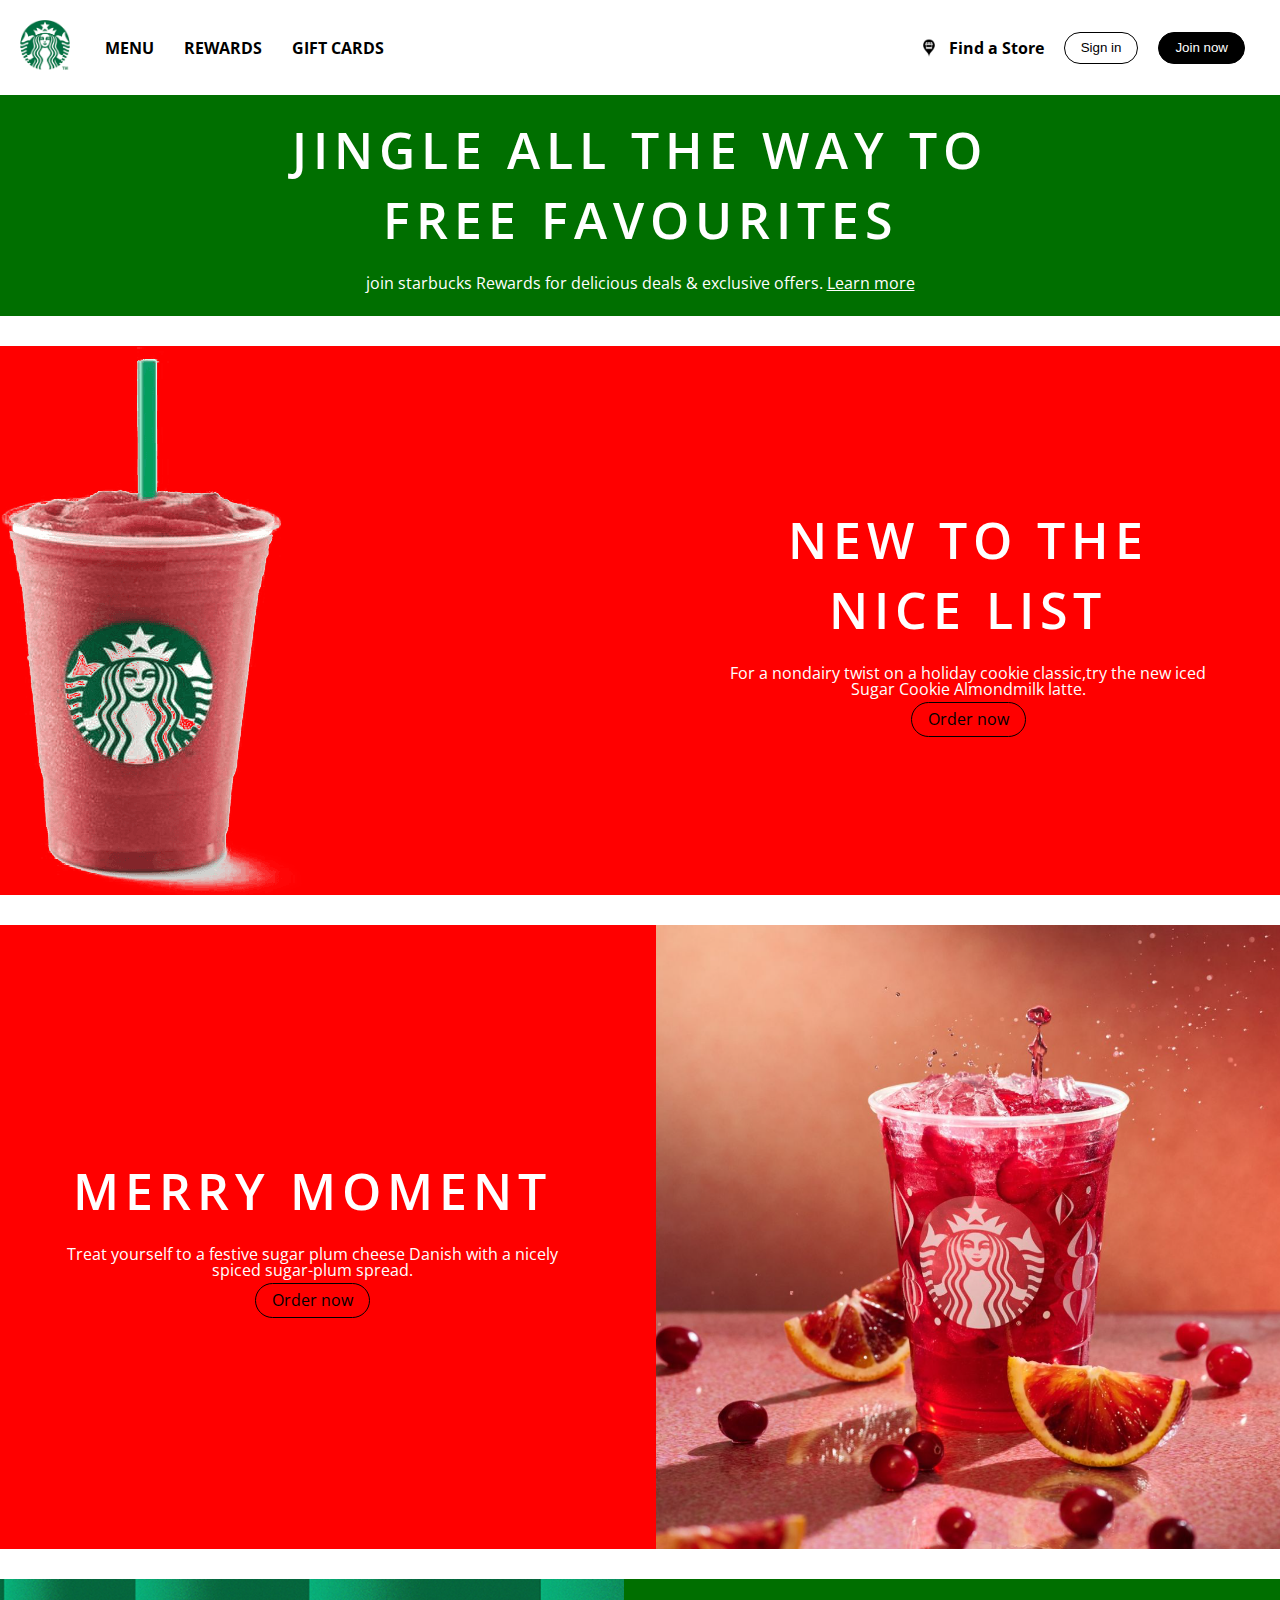
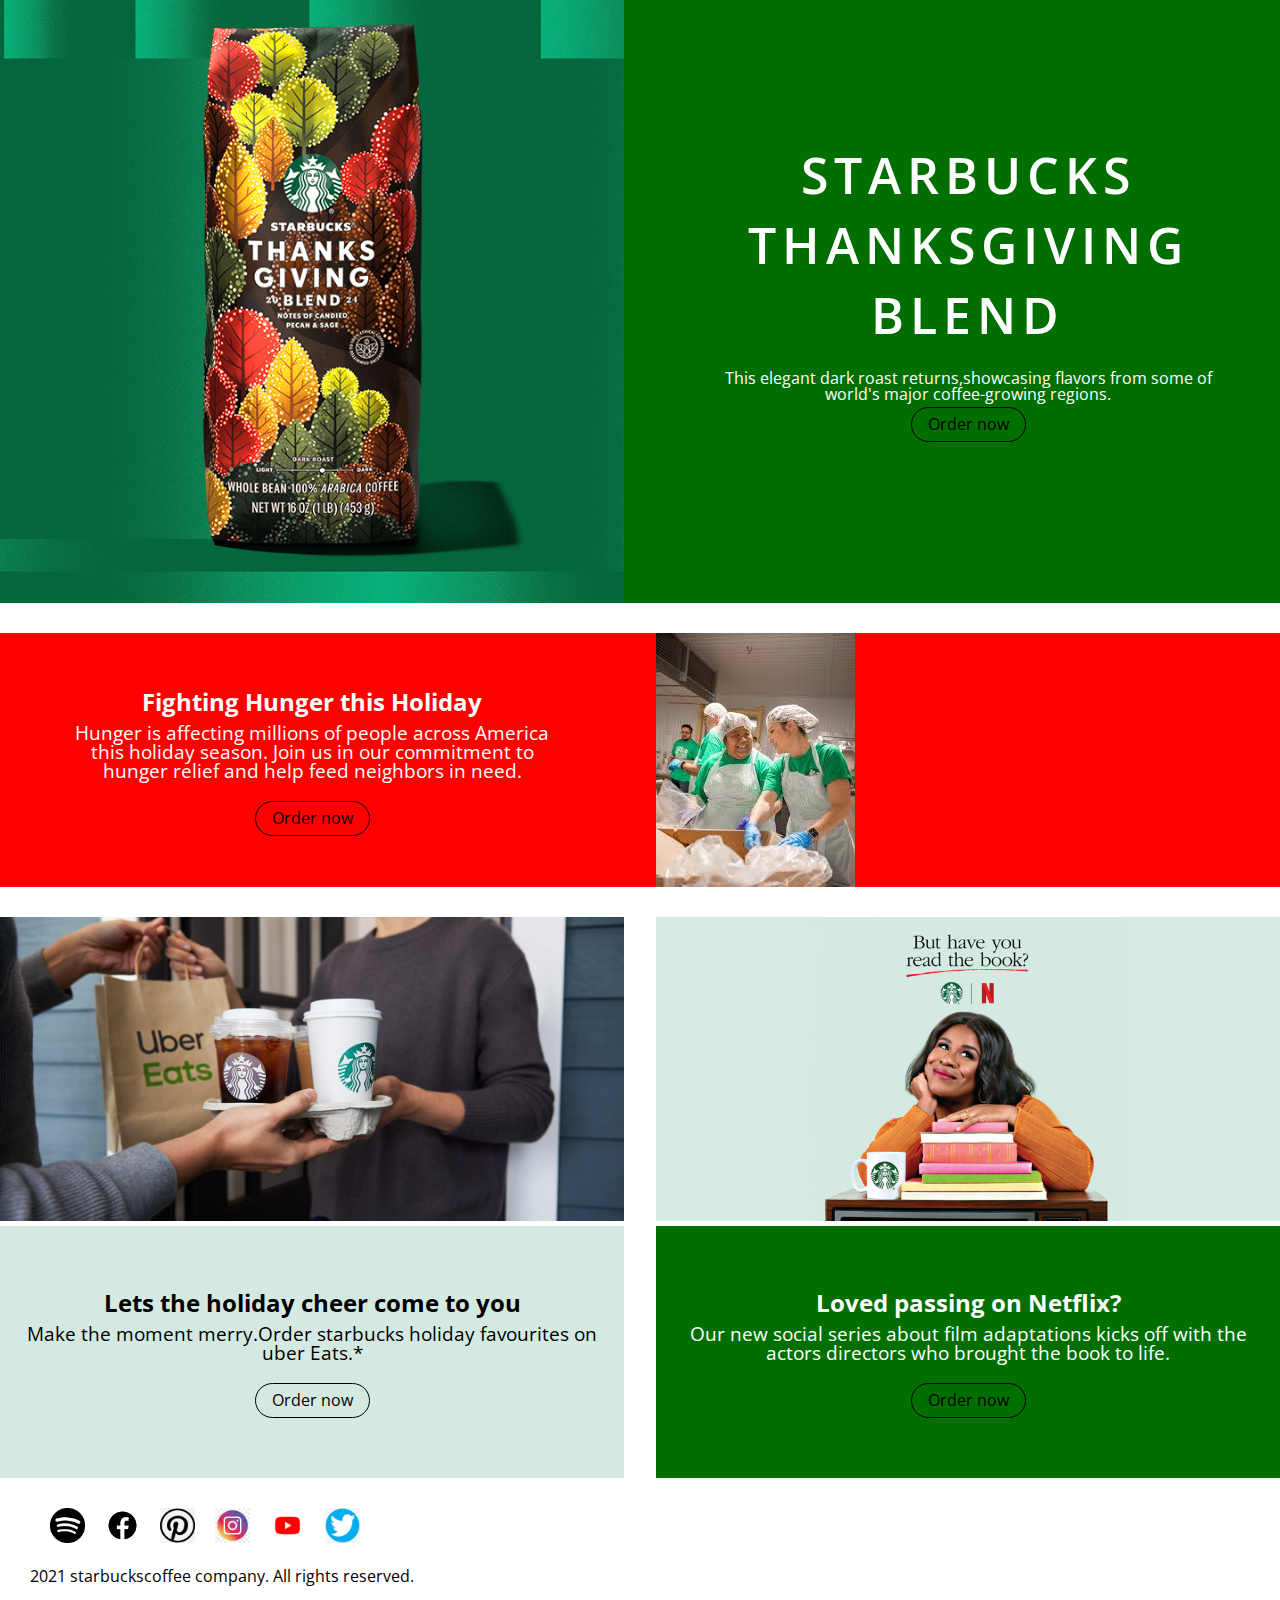
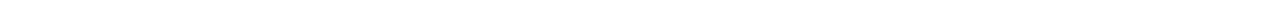
<file: index.html>
<!DOCTYPE html>
<html lang="en">
<head>
    <meta charset="UTF-8">
    <meta http-equiv="X-UA-Compatible" content="IE=edge">
    <meta name="viewport" content="width=device-width, initial-scale=1.0">
    <link rel="stylesheet" href="style.css">
    <title>Starbucks Coffee Company</title>
</head>
<body>
    <nav class="navbar">
        <div class="navbar-container">
            <div class="navbar-brand">
                <a href="index.html">
                    <img src="logo.png" alt="Starbucks">
                </a>
            </div>

            <ul class="navbar-nav-left">
                <li>
                    <a href="#">Menu</a>
                </li>
                <li>
                    <a href="#">Rewards</a>
                </li>
                <li>
                    <a href="#">Gift Cards</a>
                </li>
            </ul>
            <ul class="navbar-nav-right">
                <li>
                 <a href="#">
                    <img src="marker.png" alt="">
                    <span>Find a Store</span>
                </a>
            </li>
            <li><button class="btn btn-dark-outline">Sign in</button></li>
            <li><button class="btn btn-dark">Join now</button></li>
            </ul>
            <!--Hamburger menu-->
            <button type="button" class="hamburger" id="menu-btn">
                <span class="hamburger-top"></span>
                <span class="hamburger-middle"></span>
                <span class="hamburger-bottom"></span>
            </button>

        </div>
    </nav>

    <!--Mobile menu-->
    <div class="mobile-menu hidden" id="menu">
        <ul>
            <li>
                <a href="#">Menu</a>
            </li>
            <li>
                <a href="#">Rewards</a>
            </li>
            <li>
                <a href="#">Gift Cards</a>
            </li>

        </ul>
        <div class="mobile-menu-bottom">
            <button class="btn btn-dark-outline">Sign in</button>
            <button class="btn btn-dark">Join now</button>
            <div>
                <a href="">
                    <img src="marker.png" alt="">
                    <span>Find a store</span>
    
                </a>
            </div>
           
        </div>
    </div>

    <!--BOX A-->
    <section class="box box-a bg-primary text-center py-md">
        <div class="box-inner">
            <h2 class="text-xl">Jingle all the way to free favourites</h2>
            <p class="text-md">
                join starbucks Rewards for delicious deals & exclusive offers.
                <a href="#">Learn more</a>
            </p>
        </div>
    </section>
    <!--Box B-->
    <section class="box box-b bg-secondary grid-col-2">
        <img src="box-b.png" alt="">
        <div class="box-text">
            <h2 class="text-xl">New to the nice list</h2>
            <p class="text-md"> For a nondairy twist on a holiday cookie classic,try the new iced
                Sugar Cookie Almondmilk latte. </p>
            <a href="#" class="btn btn-light-outline">Order now</a>
        </div>
    </section>

      <!--Box c-->
      <section class="box box-c bg-secondary grid-col-2 grid-reversed">
        <img src="box-c.png" alt="">
        <div class="box-text">
            <h2 class="text-xl">Merry moment</h2>
            <p class="text-md"> Treat yourself to a festive sugar plum cheese Danish with a nicely 
                spiced sugar-plum spread.</p>
            <a href="#" class="btn btn-light-outline">Order now</a>
        </div>
    </section>

      <!--Box D-->
      <section class="box box-d bg-primary grid-col-2 " >
        <img src="box-d.png" alt="">
        <div class="box-text">
            <h2 class="text-xl">Starbucks Thanksgiving Blend</h2>
            <p class="text-md"> This elegant dark roast returns,showcasing flavors from some of 
                world's major coffee-growing regions.</p>
            <a href="#" class="btn btn-light-outline">Order now</a>
        </div>
    </section>

      <!--Box E-->
      <section class="box box-e bg-secondary grid-col-2 grid-reversed">
        <img src="e.png" alt="">
        <div class="box-text">
            <h2 class="text-md">Fighting Hunger this Holiday</h2>
            <p class="text-sm">Hunger is affecting millions of people across America this holiday season.
                Join us in our commitment to hunger relief and help feed neighbors in need. </p>
            <a href="#" class="btn btn-light-outline">Order now</a>
        </div>
    </section>

    <!--Box F-->
<section class="box box-f grid-col-2">
   <div>
    <img src="f1.png" alt="">
    <div class="bg-extra py-lg">
        <div class="box-text">
            <h2 class="text-md">Lets the holiday cheer come to you</h2>
            <p class="text-sm"> Make the moment merry.Order starbucks holiday favourites on uber Eats.*</p>
            <a href="#" class="btn btn-dark-outline">Order now</a>
        </div>
    </div>
     

   </div>
   <div>
    <img src="f2.png" alt="">
    <div class="bg-primary py-lg">
        <div class="box-text">
            <h2 class="text-md">Loved passing on Netflix?</h2>
            <p class="text-sm">Our new social series about film adaptations kicks off with the actors directors who brought the book to life. </p>
            <a href="#" class="btn btn-light-outline">Order now</a>
        </div>
    </div>
       
   </div>
</section>

<div class="divider"></div>

<footer class="footer">
    <div class="footer-container">
        <div class="social">
            <a href="https://spotify.com">
                <img src="spotify.png" alt="" />
            </a>
            <a href="https://facebook.com">
                <img src="facebook.png" alt="" />
            </a>
            <a href="https://pintrest.com">
                <img src="pintrest.png" alt="" />
            </a>
            <a href="https://instragram.com">
                <img src="instragram.png" alt="" />
            </a>
            <a href="https://youtube.com">
                <img src="youtube.png" alt="" />
            </a>
            <a href="https://twitter.com">
                <img src="twitter.png" alt="" />
            </a>






        </div>
        <p>2021 starbuckscoffee company. All rights reserved.</p>
    </div>
</footer>

    <script src="script.js"></script>
    
</body>
</html>
</file>
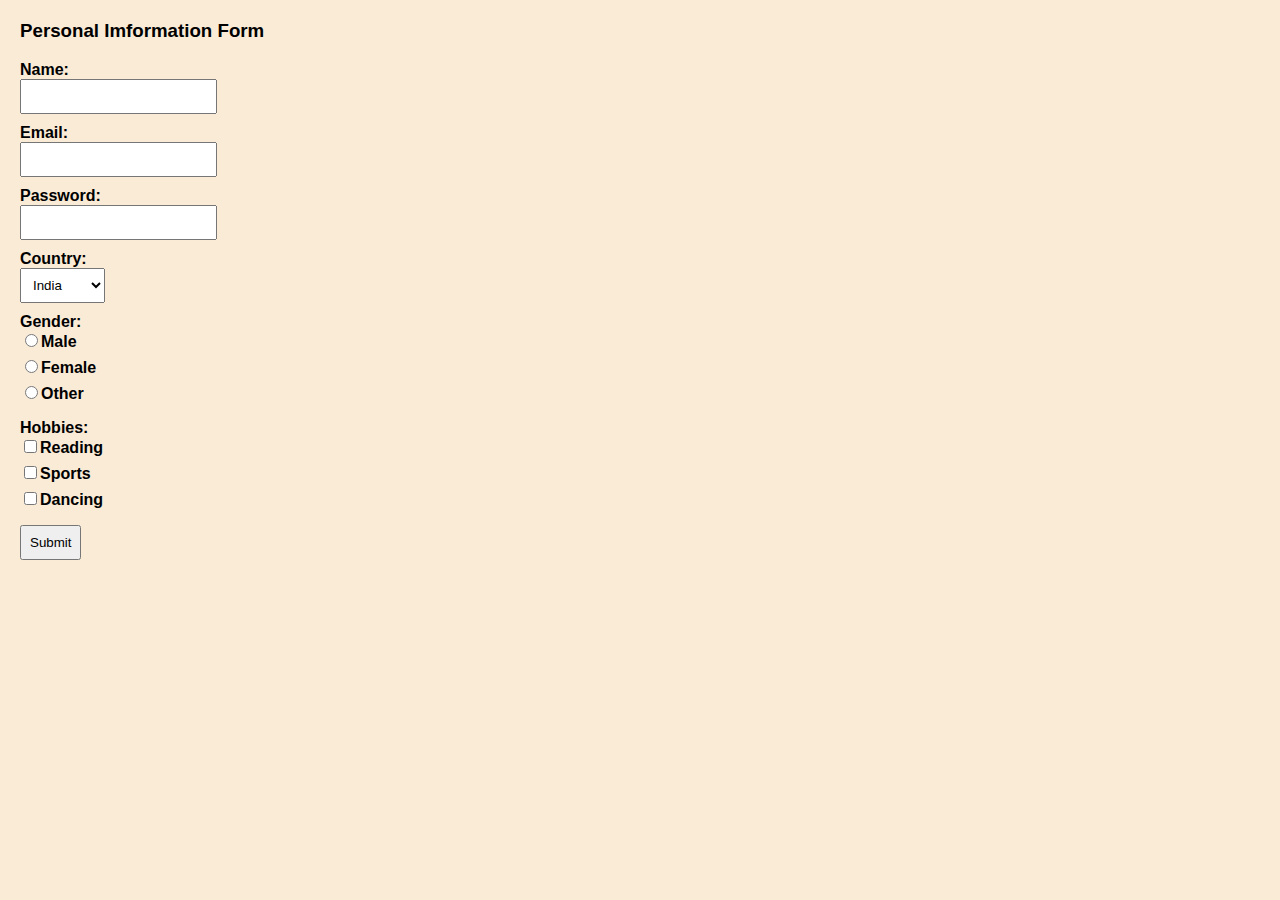
<file: 1.html>
<!DOCTYPE html>
<html lang="en">
<head>
    <meta charset="UTF-8">
    <meta http-equiv="X-UA-Compatible" content="IE=edge">
    <meta name="viewport" content="width=device-width, initial-scale=1.0">
    <title>Personal Imformation Form</title>
    <style>
        body{
            background-color: antiquewhite;
            font-family: Arial, sans-serif;
            margin: 20px;
        }
        form{
            width: 300px;
            padding: 20px;
            border: 1px solid rgb(31, 30, 30);
            border-radius: 5px;
            background-color: aliceblue;
        }
        label{
            font-weight: bold;
        }
        input,select{
            
            margin-bottom: 10px;
            padding: 8px;
        }
        .Gender, .Hobbies{
            display: flex;
            flex-direction: column;
            margin-bottom: 10px;
        }

        
        button{
            text-align: center;
            justify-content: center;
        }

    </style>
</head>
<body>
    <h3>Personal Imformation Form</h3>

    <label for="Name">Name:</label><br>
    <input type="text" id="name" name="name" required>
    <br>
    <label for="Email">Email:</label><br>
    <input type="email" id="Email" name="email" required>
    <br>
    <label for="Password">Password:</label><br>
    <input type="password" id="Password" name="password" required>
    <br>
    <label for="Country">Country:</label><br>
    <select id="Country" name="Country">
        <option value="India">India</option>
        <option value="USA">USA</option>
        <option value="Canada">Canada</option>
    </select>

    <div class="Gender">
        <label>Gender:</label>
        <label><input type="radio" name="Gender" value="male">Male</label>
        <label><input type="radio" name="Gender" value="Female">Female</label>
        <label><input type="radio" name="Gender" value="Other">Other</label>
    </div>

    <div class="Hobbies">
        <label>Hobbies:</label>
        <label><input type="checkbox" name="Hobbies" value="Reading">Reading</label>
        <label><input type="checkbox" name="Hobbies" value="Sports">Sports</label>
        <label><input type="checkbox" name="Hobbies" value="Dancing">Dancing</label>
    </div>

    <input type="button" value="Submit">

</body>
</html>
</file>
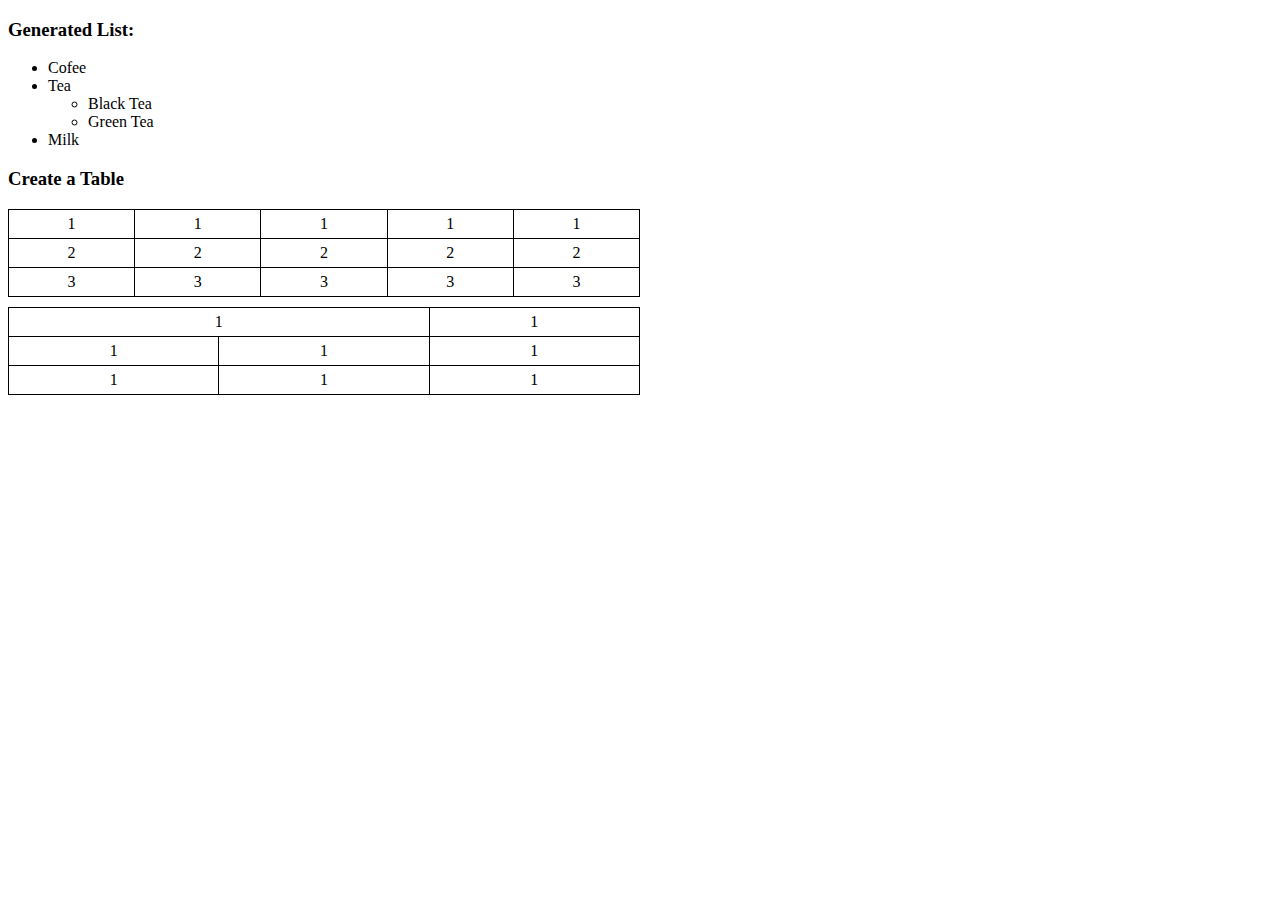
<file: 2.html>
<!DOCTYPE html>
<html lang="en">
<head>
    <meta charset="UTF-8">
    <meta http-equiv="X-UA-Compatible" content="IE=edge">
    <meta name="viewport" content="width=device-width, initial-scale=1.0">
    <title>List and Table</title>
    <style>
        table{
            width: 50%;
            border-collapse: collapse;
            margin-top: 10px;
        }
        th,td{
            border: 1px solid black;
            text-align: center;
            padding: 5px;
        }

    </style>
</head>
<body>
    <h3>Generated List:</h3>
    <ul>
        <li>Cofee</li>
        <li>Tea
<ul>
    <li>Black Tea</li>
    <li>Green Tea</li>
   </ul>
</li>
<li>Milk</li>
</ul>

<h3>Create a Table</h3>
<table>
    <tr>
        <td>1</td>
        <td>1</td>
        <td>1</td>
        <td>1</td>
        <td>1</td>
    </tr>
    <tr>
        <td>2</td>
        <td>2</td>
        <td>2</td>
        <td>2</td>
        <td>2</td>
    </tr>
    <tr>
        <td>3</td>
        <td>3</td>
        <td>3</td>
        <td>3</td>
        <td>3</td>
    </tr>
</table>

<table>
    <tr>
        <td colspan="2">1</td>
        <td>1</td>
        
    </tr>
    <tr>
        <td>1</td>
        <td>1</td>
        <td>1</td>
    </tr>
    <tr>
        <td>1</td>
        <td>1</td>
        <td>1</td>
    </tr>
</table>


</body>
</html>
</file>
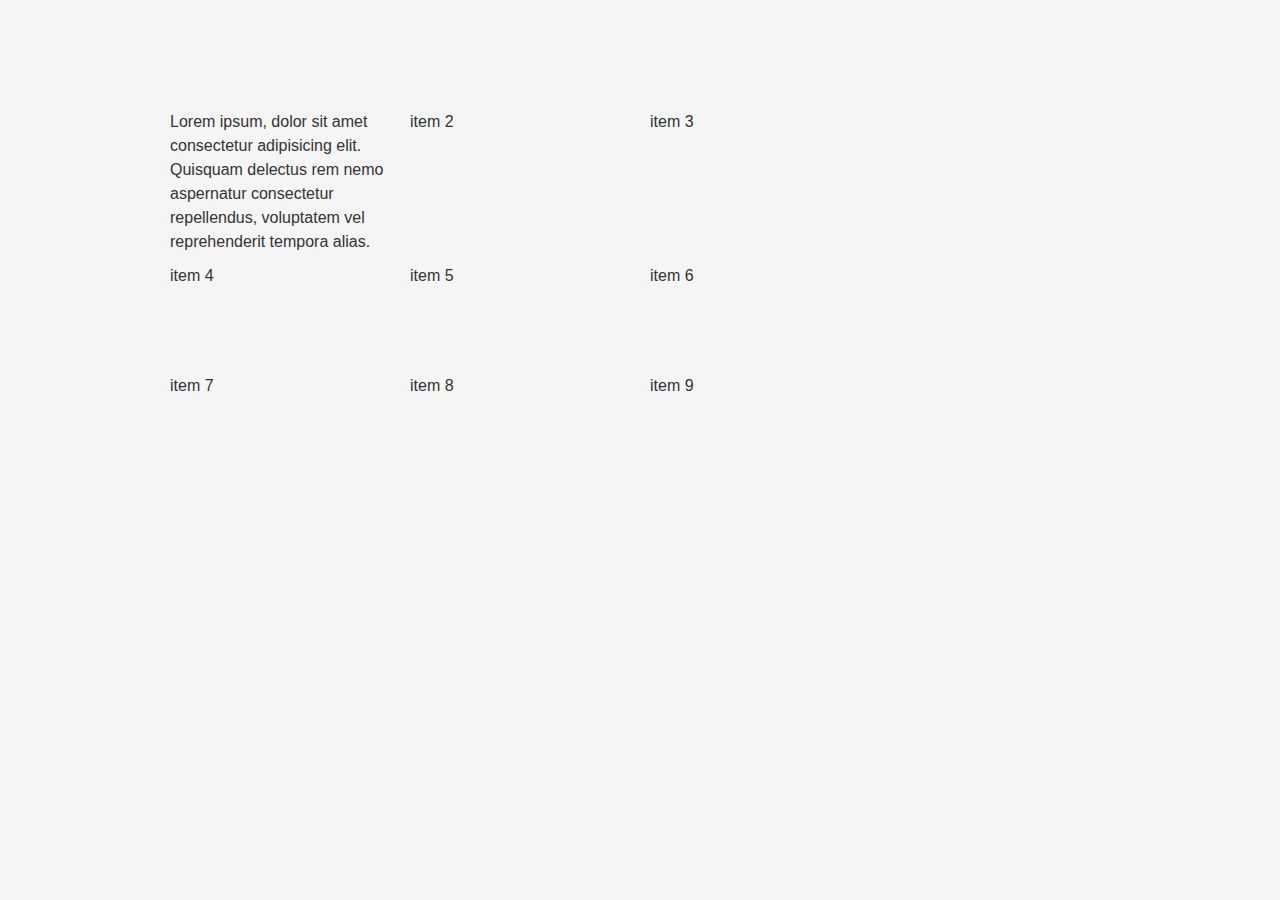
<file: grid.html>
<!DOCTYPE html>
<html lang="en">
<head>
    <meta charset="UTF-8">
    <meta http-equiv="X-UA-Compatible" content="IE=edge">
    <meta name="viewport" content="width=device-width, initial-scale=1.0">
    <link rel="stylesheet" href="grid.css">
    <title>CSS Grid</title>
</head>
<body>
    <div class="container">
        <div class="item">Lorem ipsum, dolor sit amet consectetur adipisicing elit. Quisquam delectus rem nemo aspernatur consectetur repellendus, voluptatem vel reprehenderit tempora alias.</div>
        <div class="item">item 2</div>
        <div class="item">item 3</div>
        <div class="item">item 4</div>
        <div class="item">item 5</div>
        <div class="item">item 6</div>
        <div class="item">item 7</div>
        <div class="item">item 8</div>
        <div class="item">item 9</div>
    </div>
    
</body>
</html>
</file>
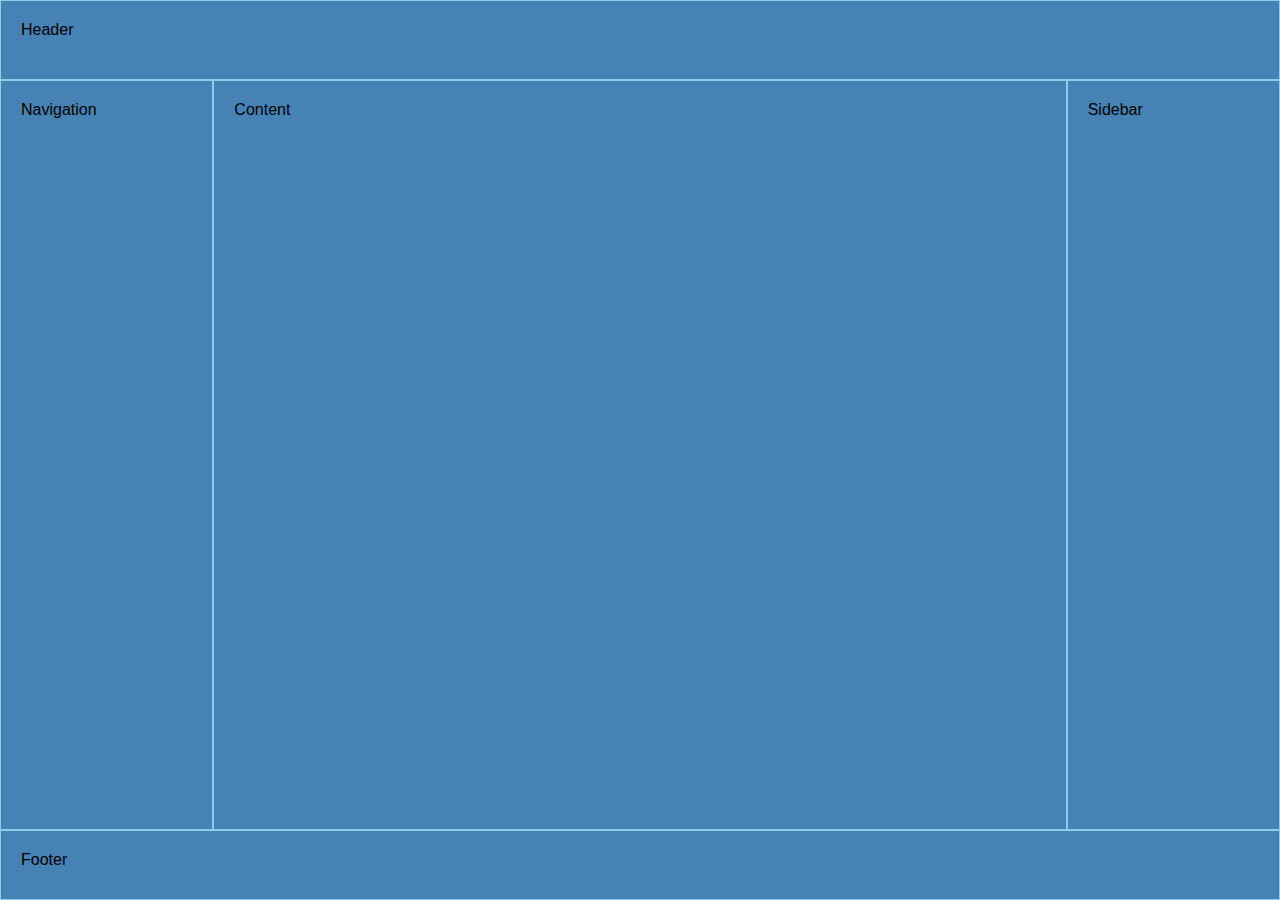
<file: grid2.html>
<!DOCTYPE html>
<html lang="en">
<head>
    <meta charset="UTF-8">
    <meta http-equiv="X-UA-Compatible" content="IE=edge">
    <meta name="viewport" content="width=device-width, initial-scale=1.0">
    <link rel="stylesheet" href="grid2.css">
    <title>CSS Grid</title>
</head>
<body>
    <header>Header</header>
    <main>Content</main>
    <nav>Navigation</nav>
    <footer>Footer</footer>
    <aside>Sidebar</aside>

</body>
</html>
</file>
<file: style.css>
@import url('https://fonts.googleapis.com/css2?family=Open+Sans:ital,wght@0,300..800;1,300..800&family=Ubuntu&family=Varela+Round&display=swap');
:root{
    --color-primary:rgb(0, 111, 0);
    --color-secondary:red;
    --color-extra:#d4e9e2;
}
*{
    box-sizing: border-box;
    margin: 0;
    padding: 0;

}
html,body{
    font-family: 'Open Sans',sans-serif;
    line-height: 1.4;
    color: black;
}
a{
    color:black;

}
ul{
    list-style:none;

}
p{
    margin:5px 0;
    line-height:100%;

}
img{
    max-width:100%;
}
section a{
    color: white;
}
/*Navbar*/
.navbar{
    width: 100%;
    height: auto;
    background:#fff;
    padding: 20px;
    box-shadow: 0 1px 3px rgb(0 0 0/10%),
    0 2px 2px rgb(0 0 0/6%),
    0 0 2px rgb(0 0 0/7%);

}
.navbar-container{
    display: flex;
    justify-content: space-between;
    align-items: center;
}
.navbar ul{
    display: flex;
    align-items: center;
}
.navbar li{
    margin: 0 15px;
    font-weight: bold;

}
.navbar a{
    color: black;
    text-decoration: none;
}
.navbar a:hover{
    color:var(--color-primary);
}
.navbar-brand img{
    width:50px;
    height:50px;
}
.navbar-nav-left{
    text-transform: uppercase;
    flex: 1;
    margin-left:20px ;
}
.navbar-nav-right li:first-child a{
    display: flex;
    align-items: center;

}
.navbar-nav-right img{
    height: 20px;
    width: 20px;
    margin-right: 10px;

}
.navbar-nav-right li:nth-child(2){
    margin: 0 5px;
}

/*footer & social*/
.footer-container{
    width: 100%;
    max-width: 1440px;
    margin: 0 auto;
    padding: 0 30px 30px;

}
.social{
    display: flex;
    align-items: center;
    margin: 20px;
}
.social img{
    width: 35px;
    height: 35px;
}
.social a{
    text-decoration: none;
    margin-right: 20px;
    
}
.devider{
    width: 95%;
    height: 1px;
    background:#ccc;
    margin: 40px auto;
}

/*Box*/
.box{
    margin-bottom: 30px;

}
.box-inner{
    max-width:700px;
    margin: 0 auto;
}
.box-text{
    max-width: 500px;
     text-align: center;
     justify-self:center;
     padding: 20px 0;
     margin: 0 auto;

}

.box-text.btn{
    margin-top: 20px;

}

.box-f .box-text{
    max-width: 600px;
}
/*grid style*/
.grid-col-2{
    display: grid;
    grid-template-columns: repeat(2, 1fr);
    gap: 2rem;
    align-items: center;
    justify-content: space-between;

}
.grid-reversed :first-child{
    order: 2;

}
/*Buttons*/
.btn{
    cursor: pointer;
    display: inline-block;
    background:none;
    border: 1px black solid;
    border-radius: 50px;
    padding: 7px 16px;
    line-height: 1.2;
    text-align: center;
    text-decoration: none;
}
.btn-dark-outline{
    border-color:black;
    color:black;

}
.btn-dark-outline:hover,
.btn-light-outline:hover{
    background:rgba(0,0,0,0.06);
}
.btn-light-outline{
    border-color: black;
    color: #000;

}
.btn-dark{
    background: black;
    color:white;

}
.btn-dark:hover{
    background: #333;
}
/*Background*/
.bg-primary{
    background: var(--color-primary);
    color: white;
}
.bg-secondary{
    background: var(--color-secondary);
    color: white;
}
.bg-extra{
    background: var(--color-extra);
    color:black;
}
.bg-dark{
    background: var(--color-dark);
    color:black;
}
/*Text styling*/
.text-center{
    text-align: center;
}
.text-xl{
    font-size: 50px;
    text-transform: uppercase;
    letter-spacing: 6px;
    font-weight: 600;
    margin-bottom: 20px;
}
.text-lg{
    font-size: 40px;
    text-transform: uppercase;
    margin-bottom: 20px;
}
.text-mdl{
    font-size: 24px;
    margin-bottom: 20px;
}
.text-sm{
    font-size: 19px;
    margin-bottom: 20px;
}
/*padding*/
.py-sm{
    padding: 10px 0;
}
.py-md{
    padding: 20px 0;
}
.py-lg{
    padding: 40px 0;
}

/*hamburger menu icon*/
.hamburger{
    cursor: pointer;
    width: 24px;
    height: 24px;
    position: relative;
    background:none;
    border: none;
    z-index: 10;
    transition: all 0.25s;
    display:none;
    

}

.hamburger-top,
.hamburger-middle,
.hamburger-bottom{
    position: absolute;
    top: 0;
    left: 0;
    width: 24px;
    height: 2px;
    background: #000;
    transform: rotate(0);
    transition: all 0.5s;
}

.hamburger-middle{
    transform: translate(7px);
}

.hamburger-bottom{
    transform: translate(14px);

}
.open .hamburger-top{
    transform: rotate(45deg) translateY(6px) translateX(6px);
}
.open .hamburger-middle{
    display: none;
}
.open .hamburger-bottom{
    transform: rotate(45deg) translateY(6px) translateX(-6px);
}

/*Mobile Menu*/
.mobile-menu{
    position: fixed;
    top: 85px;
    right: 0;
    background: #fff;
    color: #000;
    width: 90%;
    height: 100%;
    padding: 30px;
    box-shadow: inset 0 4px 3px -3px rgb(0 0 0/10%),
inset 0 4px 2px -2px rgb(0 0 0/7%);
transition: all 0.3s;
    

}

.mobile-menu img{
    width: 20px;
    height: 20px;
    margin-right:10px ;
}

.mobile-menu ul{
    line-height: 3;
    border-bottom:#777 solid 1px ;
    padding-bottom: 10px;
    margin-bottom: 30px;
}
.mobile-menu a{
    text-decoration: none;
    font-size: 20px;
}

.mobile-menu a:hover{
    color: var(--color-primary);
}

.mobile-menu div{
    margin-top: 20px;


}

.mobile-menu div a{
    display: flex;
    align-items: center;
    font-size: 16px;
}
.hidden{
    transform: translateX(100%);
}
.no-scroll{
    overflow: hidden;
}

@media(max-width:960px){
    .text-xl{
        font-size: 30px;
    }

    .text-lg{
        font-size: 25px;
    }

    .text-md{
        font-size: 19px;
    }
}
@media(max-width: 768px){
.hamburger{
    display: block;
}

    grid-col-2{
        grid-template-columns: 1fr;
    }

    .grid-reversed:first-child{
        order:0;
    }
    .navbar-brand img{
        width: 40px;
        height: 40px;
    }

    .navbar .navbar-nav-left,
    .navbar .navbar-nav-right{
        display: none;
    }
    .footer{
        text-align: center;
    }
}
@media(min-width: 1440px){
    .box{
        max-width:1440px;
        margin-right:auto;
        margin-left:auto;
    }

    .devider{
        max-width: 90%;
    }
}
</file>
<file: grid.css>
*{
    box-sizing: border-box;
    padding: 0;
    margin: 0;
}
body{
    font-family: 'open Sans',sans-serif;
    font-size: 16px;
    line-height: 1.5;
    color:#333;
    background:#f5f5f5;

}
.container{
    max-width: 960px;
    margin: 100px auto;
    padding: 10px;
    display: grid;
    grid-template-columns: 1fr 1fr 2fr;
    column-gap: 10px;
    row-gap: 10px;
    grid-auto-rows: minmax(100px,auto);

}

/*@media(max-width: 500px){
    .container{
        grid-template-columns: 1fr;
    }
}*/
</file>
<file: grid2.css>
*{
    box-sizing: border-box;
    padding: 0;
    margin: 0;
}
body{
    font-family: 'Open Sans' ,sans-serif;
    font-size: 16px;
    height: 100vh;

    display: grid;
    grid-template-areas: 
    'header header header'
    'nav content sidebar'
    'footer footer footer';
    grid-template-columns: 1fr 4fr 1fr;
    grid-template-rows: 80px 1fr 70px;
}
header,
footer,
main,
aside,
nav{
    background-color: steelblue;
    color: black;
    padding: 20px;
    border: skyblue 1px solid;
}
header{
    grid-area: header;
}
nav{
    grid-area: nav;
}
main{
    grid-area: content;
}
aside{
    grid-area: sidebar;
}
footer{
    grid-area: footer;
}
</file>
